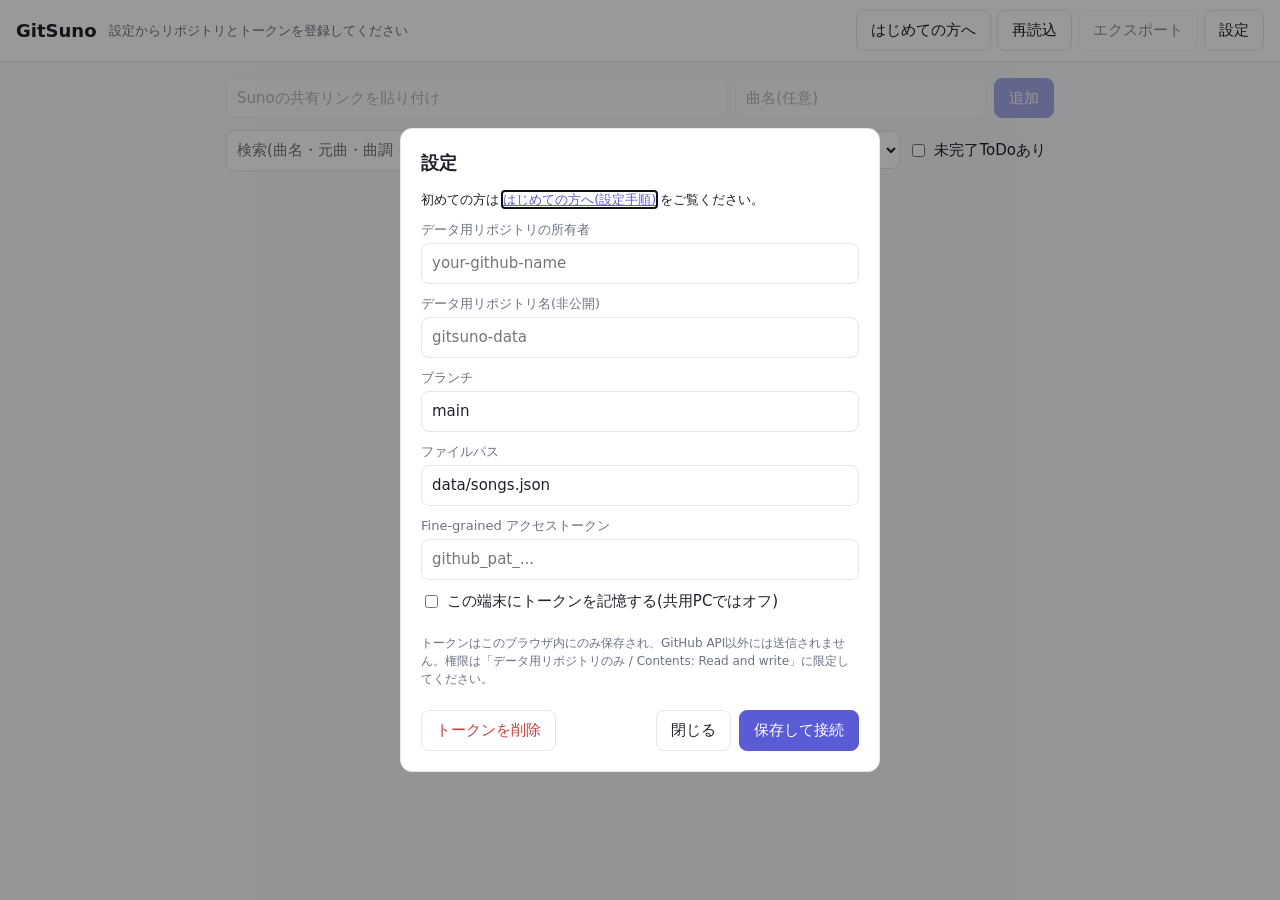
<file: index.html>
<!doctype html>
<html lang="ja">
<head>
<meta charset="utf-8">
<meta name="viewport" content="width=device-width,initial-scale=1">
<meta http-equiv="Content-Security-Policy" content="default-src 'none'; script-src 'self'; style-src 'self'; connect-src https://api.github.com; img-src 'self'; base-uri 'none'; form-action 'none'">
<meta name="referrer" content="no-referrer">
<meta name="robots" content="noindex,nofollow">
<title>GitSuno</title>
<link rel="stylesheet" href="style.css">
<script src="app.js" defer></script>
</head>
<body>
<header class="bar">
  <h1>GitSuno</h1>
  <span id="status" role="status"></span>
  <div class="actions">
    <a class="btn" href="guide.html">はじめての方へ</a>
    <button id="btn-reload" type="button">再読込</button>
    <button id="btn-export" type="button">エクスポート</button>
    <button id="btn-settings" type="button">設定</button>
  </div>
</header>

<main>
  <form id="add-form" class="add">
    <input id="add-url" type="url" placeholder="Sunoの共有リンクを貼り付け" required autocomplete="off">
    <input id="add-title" type="text" placeholder="曲名(任意)" autocomplete="off">
    <button type="submit">追加</button>
  </form>

  <section class="filters">
    <input id="f-q" type="search" placeholder="検索(曲名・元曲・曲調・メモ・ToDo)">
    <select id="f-status"><option value="">状態: すべて</option></select>
    <select id="f-pub">
      <option value="">公開: すべて</option>
      <option value="yes">公開済み</option>
      <option value="no">未公開</option>
    </select>
    <label class="check"><input id="f-todo" type="checkbox"> 未完了ToDoあり</label>
    <span id="count"></span>
  </section>

  <div id="list"></div>
</main>

<dialog id="settings">
  <form id="settings-form">
    <h2>設定</h2>
    <p class="settings-guide">初めての方は <a href="guide.html" target="_blank" rel="noopener noreferrer">はじめての方へ(設定手順)</a> をご覧ください。</p>
    <label class="field"><span>データ用リポジトリの所有者</span><input id="s-owner" type="text" required autocomplete="off" placeholder="your-github-name"></label>
    <label class="field"><span>データ用リポジトリ名(非公開)</span><input id="s-repo" type="text" required autocomplete="off" placeholder="gitsuno-data"></label>
    <label class="field"><span>ブランチ</span><input id="s-branch" type="text" required autocomplete="off" value="main"></label>
    <label class="field"><span>ファイルパス</span><input id="s-path" type="text" required autocomplete="off" value="data/songs.json"></label>
    <label class="field"><span>Fine-grained アクセストークン</span><input id="s-token" type="password" autocomplete="off" placeholder="github_pat_..."></label>
    <label class="check"><input id="s-remember" type="checkbox"> この端末にトークンを記憶する(共用PCではオフ)</label>
    <p class="hint">トークンはこのブラウザ内にのみ保存され、GitHub API以外には送信されません。権限は「データ用リポジトリのみ / Contents: Read and write」に限定してください。</p>
    <div class="row">
      <button id="btn-forget" type="button" class="danger">トークンを削除</button>
      <span class="spacer"></span>
      <button id="btn-cancel" type="button">閉じる</button>
      <button type="submit" class="primary">保存して接続</button>
    </div>
  </form>
</dialog>
</body>
</html>
</file>
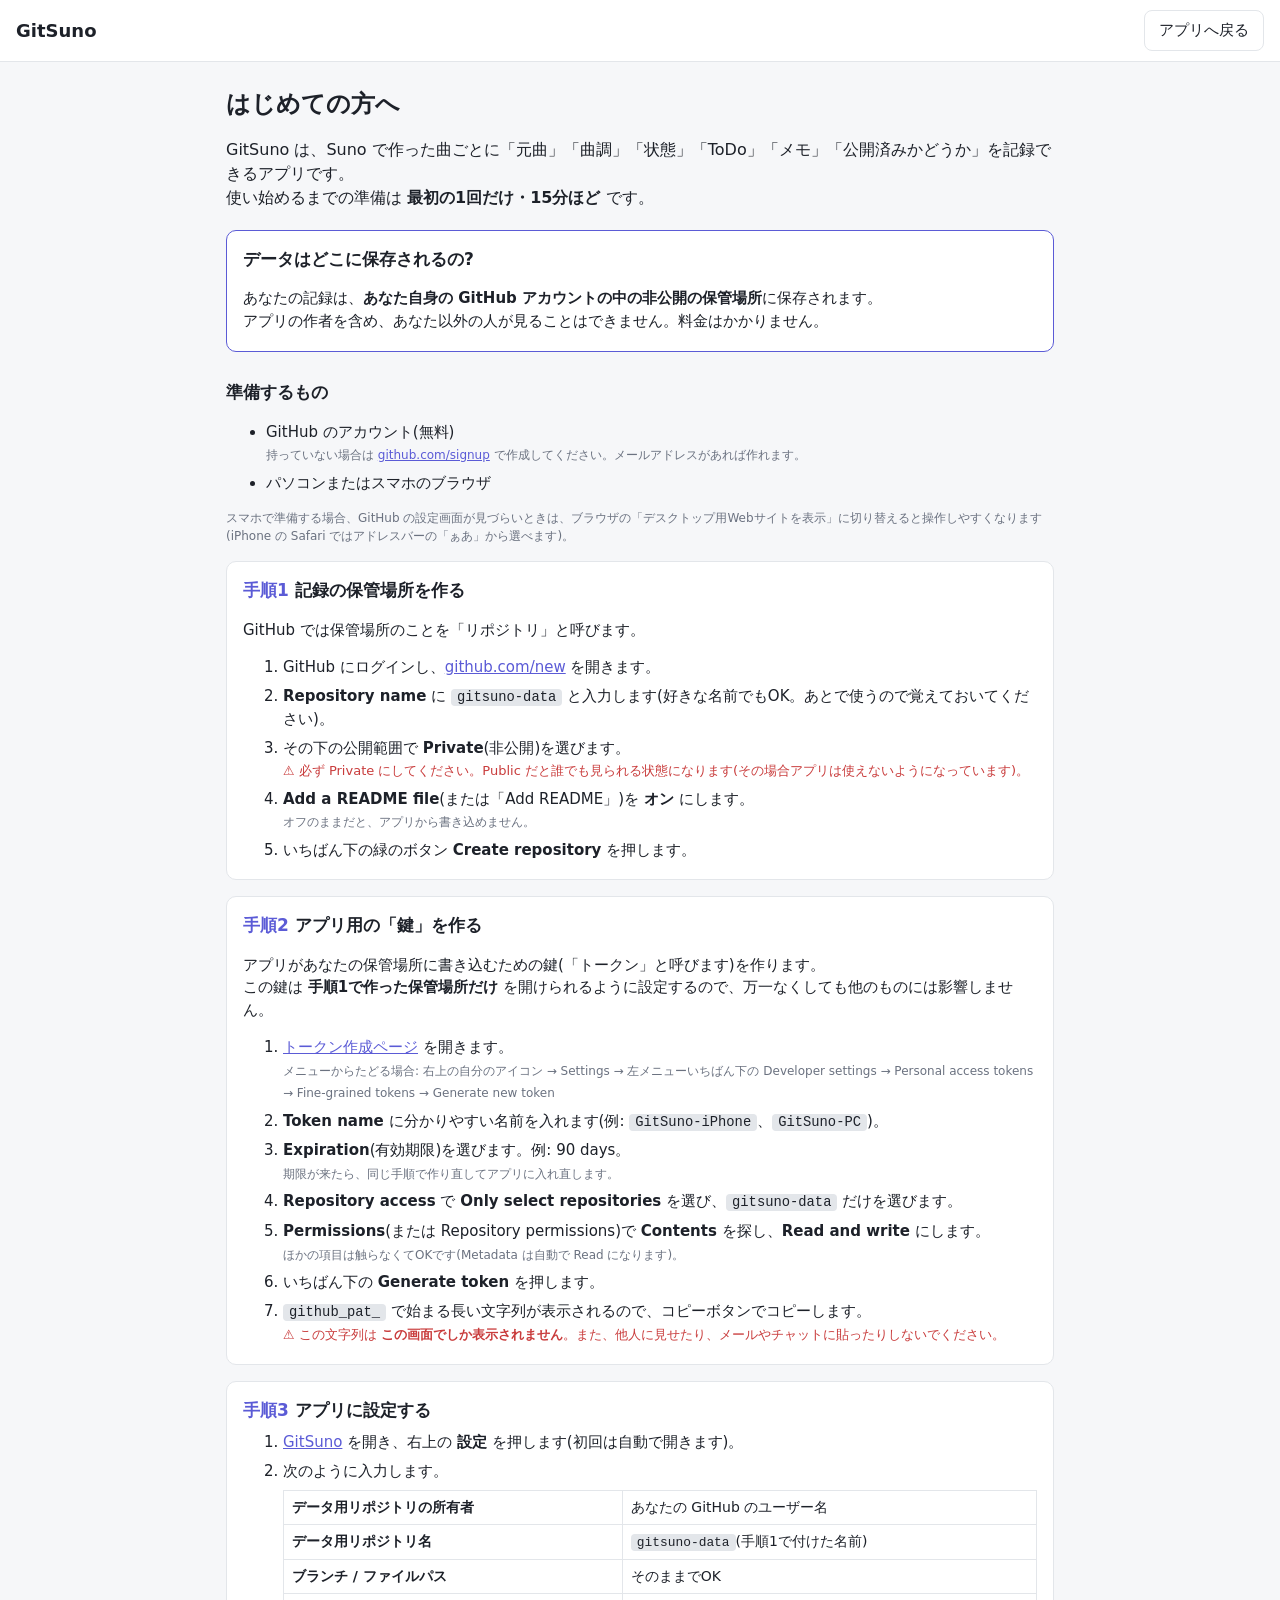
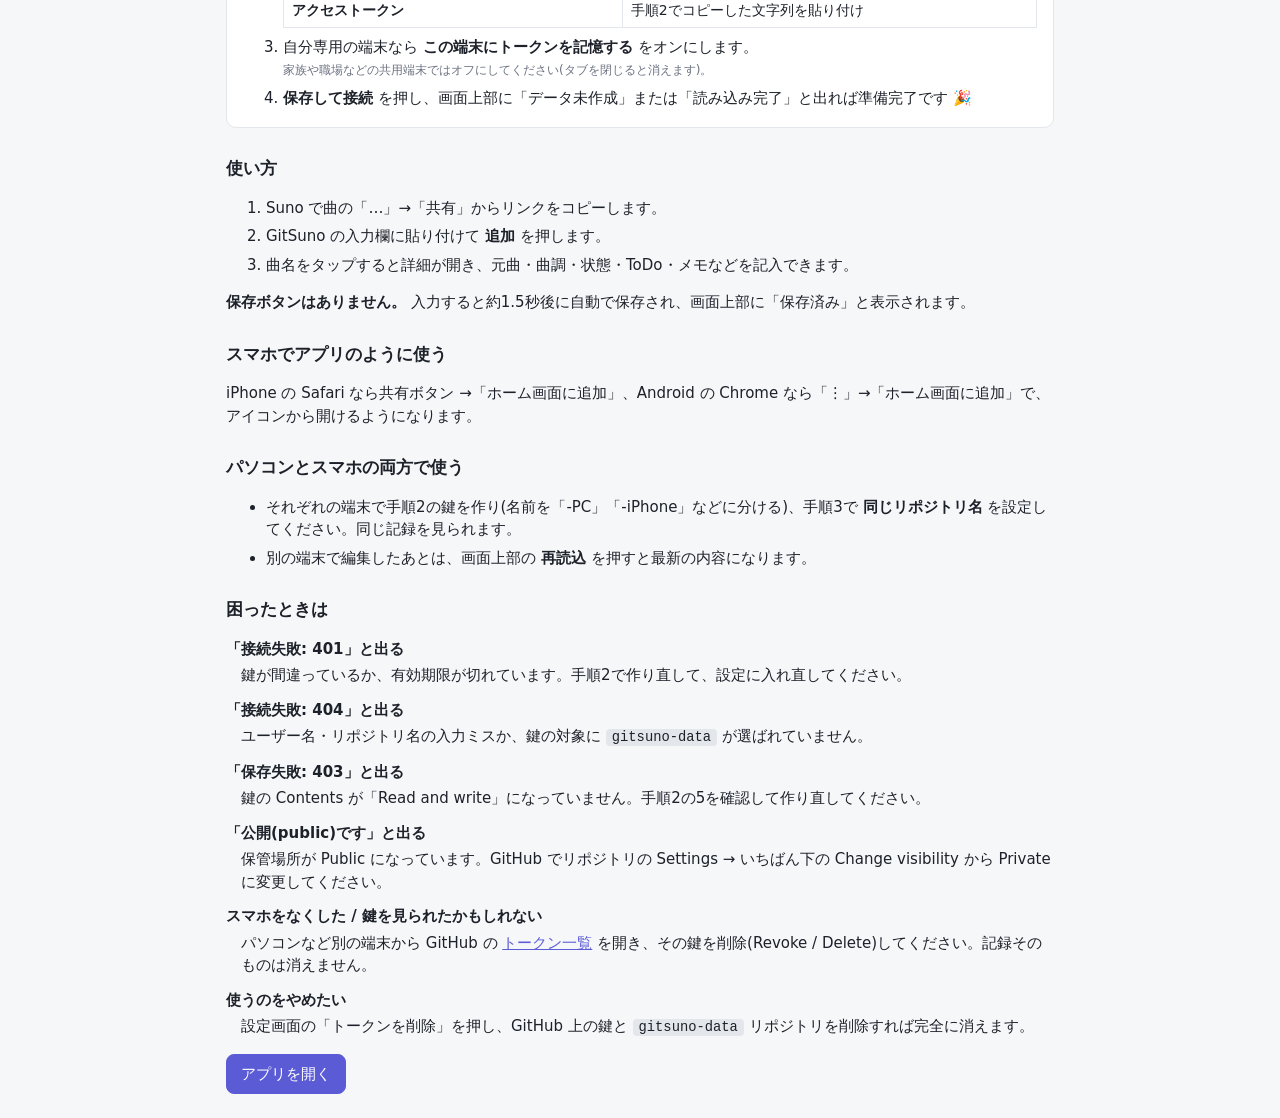
<file: guide.html>
<!doctype html>
<html lang="ja">
<head>
<meta charset="utf-8">
<meta name="viewport" content="width=device-width,initial-scale=1">
<meta http-equiv="Content-Security-Policy" content="default-src 'none'; style-src 'self'; img-src 'self'; base-uri 'none'; form-action 'none'">
<meta name="referrer" content="no-referrer">
<meta name="robots" content="noindex,nofollow">
<title>はじめての方へ - GitSuno</title>
<link rel="stylesheet" href="style.css">
</head>
<body>
<header class="bar">
  <h1>GitSuno</h1>
  <span class="spacer"></span>
  <div class="actions"><a class="btn" href="./">アプリへ戻る</a></div>
</header>

<main class="guide">
  <h2>はじめての方へ</h2>
  <p class="lead">GitSuno は、Suno で作った曲ごとに「元曲」「曲調」「状態」「ToDo」「メモ」「公開済みかどうか」を記録できるアプリです。<br>
  使い始めるまでの準備は <strong>最初の1回だけ・15分ほど</strong> です。</p>

  <section class="note">
    <h3>データはどこに保存されるの?</h3>
    <p>あなたの記録は、<strong>あなた自身の GitHub アカウントの中の非公開の保管場所</strong>に保存されます。<br>
    アプリの作者を含め、あなた以外の人が見ることはできません。料金はかかりません。</p>
  </section>

  <h3>準備するもの</h3>
  <ul>
    <li>GitHub のアカウント(無料)<br><span class="hint">持っていない場合は <a href="https://github.com/signup" target="_blank" rel="noopener noreferrer">github.com/signup</a> で作成してください。メールアドレスがあれば作れます。</span></li>
    <li>パソコンまたはスマホのブラウザ</li>
  </ul>
  <p class="hint">スマホで準備する場合、GitHub の設定画面が見づらいときは、ブラウザの「デスクトップ用Webサイトを表示」に切り替えると操作しやすくなります(iPhone の Safari ではアドレスバーの「ぁあ」から選べます)。</p>

  <ol class="steps">
    <li>
      <h3>記録の保管場所を作る</h3>
      <p>GitHub では保管場所のことを「リポジトリ」と呼びます。</p>
      <ol>
        <li>GitHub にログインし、<a href="https://github.com/new" target="_blank" rel="noopener noreferrer">github.com/new</a> を開きます。</li>
        <li><b>Repository name</b> に <code>gitsuno-data</code> と入力します(好きな名前でもOK。あとで使うので覚えておいてください)。</li>
        <li>その下の公開範囲で <b>Private</b>(非公開)を選びます。<br><span class="warn">⚠ 必ず Private にしてください。Public だと誰でも見られる状態になります(その場合アプリは使えないようになっています)。</span></li>
        <li><b>Add a README file</b>(または「Add README」)を <b>オン</b> にします。<br><span class="hint">オフのままだと、アプリから書き込めません。</span></li>
        <li>いちばん下の緑のボタン <b>Create repository</b> を押します。</li>
      </ol>
    </li>

    <li>
      <h3>アプリ用の「鍵」を作る</h3>
      <p>アプリがあなたの保管場所に書き込むための鍵(「トークン」と呼びます)を作ります。<br>
      この鍵は <strong>手順1で作った保管場所だけ</strong> を開けられるように設定するので、万一なくしても他のものには影響しません。</p>
      <ol>
        <li><a href="https://github.com/settings/personal-access-tokens/new" target="_blank" rel="noopener noreferrer">トークン作成ページ</a> を開きます。<br><span class="hint">メニューからたどる場合: 右上の自分のアイコン → Settings → 左メニューいちばん下の Developer settings → Personal access tokens → Fine-grained tokens → Generate new token</span></li>
        <li><b>Token name</b> に分かりやすい名前を入れます(例: <code>GitSuno-iPhone</code>、<code>GitSuno-PC</code>)。</li>
        <li><b>Expiration</b>(有効期限)を選びます。例: 90 days。<br><span class="hint">期限が来たら、同じ手順で作り直してアプリに入れ直します。</span></li>
        <li><b>Repository access</b> で <b>Only select repositories</b> を選び、<code>gitsuno-data</code> だけを選びます。</li>
        <li><b>Permissions</b>(または Repository permissions)で <b>Contents</b> を探し、<b>Read and write</b> にします。<br><span class="hint">ほかの項目は触らなくてOKです(Metadata は自動で Read になります)。</span></li>
        <li>いちばん下の <b>Generate token</b> を押します。</li>
        <li><code>github_pat_</code> で始まる長い文字列が表示されるので、コピーボタンでコピーします。<br><span class="warn">⚠ この文字列は <strong>この画面でしか表示されません</strong>。また、他人に見せたり、メールやチャットに貼ったりしないでください。</span></li>
      </ol>
    </li>

    <li>
      <h3>アプリに設定する</h3>
      <ol>
        <li><a href="./">GitSuno</a> を開き、右上の <b>設定</b> を押します(初回は自動で開きます)。</li>
        <li>次のように入力します。
          <table>
            <tr><th>データ用リポジトリの所有者</th><td>あなたの GitHub のユーザー名</td></tr>
            <tr><th>データ用リポジトリ名</th><td><code>gitsuno-data</code>(手順1で付けた名前)</td></tr>
            <tr><th>ブランチ / ファイルパス</th><td>そのままでOK</td></tr>
            <tr><th>アクセストークン</th><td>手順2でコピーした文字列を貼り付け</td></tr>
          </table>
        </li>
        <li>自分専用の端末なら <b>この端末にトークンを記憶する</b> をオンにします。<br><span class="hint">家族や職場などの共用端末ではオフにしてください(タブを閉じると消えます)。</span></li>
        <li><b>保存して接続</b> を押し、画面上部に「データ未作成」または「読み込み完了」と出れば準備完了です 🎉</li>
      </ol>
    </li>
  </ol>

  <h3>使い方</h3>
  <ol>
    <li>Suno で曲の「…」→「共有」からリンクをコピーします。</li>
    <li>GitSuno の入力欄に貼り付けて <b>追加</b> を押します。</li>
    <li>曲名をタップすると詳細が開き、元曲・曲調・状態・ToDo・メモなどを記入できます。</li>
  </ol>
  <p><strong>保存ボタンはありません。</strong> 入力すると約1.5秒後に自動で保存され、画面上部に「保存済み」と表示されます。</p>

  <h3>スマホでアプリのように使う</h3>
  <p>iPhone の Safari なら共有ボタン →「ホーム画面に追加」、Android の Chrome なら「⋮」→「ホーム画面に追加」で、アイコンから開けるようになります。</p>

  <h3>パソコンとスマホの両方で使う</h3>
  <ul>
    <li>それぞれの端末で手順2の鍵を作り(名前を「-PC」「-iPhone」などに分ける)、手順3で <strong>同じリポジトリ名</strong> を設定してください。同じ記録を見られます。</li>
    <li>別の端末で編集したあとは、画面上部の <b>再読込</b> を押すと最新の内容になります。</li>
  </ul>

  <h3>困ったときは</h3>
  <dl class="faq">
    <dt>「接続失敗: 401」と出る</dt>
    <dd>鍵が間違っているか、有効期限が切れています。手順2で作り直して、設定に入れ直してください。</dd>
    <dt>「接続失敗: 404」と出る</dt>
    <dd>ユーザー名・リポジトリ名の入力ミスか、鍵の対象に <code>gitsuno-data</code> が選ばれていません。</dd>
    <dt>「保存失敗: 403」と出る</dt>
    <dd>鍵の Contents が「Read and write」になっていません。手順2の5を確認して作り直してください。</dd>
    <dt>「公開(public)です」と出る</dt>
    <dd>保管場所が Public になっています。GitHub でリポジトリの Settings → いちばん下の Change visibility から Private に変更してください。</dd>
    <dt>スマホをなくした / 鍵を見られたかもしれない</dt>
    <dd>パソコンなど別の端末から GitHub の <a href="https://github.com/settings/personal-access-tokens" target="_blank" rel="noopener noreferrer">トークン一覧</a> を開き、その鍵を削除(Revoke / Delete)してください。記録そのものは消えません。</dd>
    <dt>使うのをやめたい</dt>
    <dd>設定画面の「トークンを削除」を押し、GitHub 上の鍵と <code>gitsuno-data</code> リポジトリを削除すれば完全に消えます。</dd>
  </dl>

  <p><a class="btn primary" href="./">アプリを開く</a></p>
</main>
</body>
</html>
</file>
<file: style.css>
:root {
  --bg: #f6f7f9; --panel: #fff; --text: #1d2129; --muted: #6b7280; --line: #e3e6ea;
  --accent: #5b5bd6; --danger: #c93c3c; --ok: #2f8f5b; --warn: #b7791f;
  color-scheme: light dark;
}
@media (prefers-color-scheme: dark) {
  :root { --bg: #15171c; --panel: #1e2128; --text: #e6e8ec; --muted: #9aa1ad; --line: #30343d;
    --accent: #8b8bf0; --danger: #ef6b6b; --ok: #5cc48a; --warn: #e0a84a; }
}
* { box-sizing: border-box; }
body { margin: 0; background: var(--bg); color: var(--text);
  font: 15px/1.5 system-ui, -apple-system, "Segoe UI", "Hiragino Sans", "Yu Gothic UI", sans-serif; }
input, select, textarea, button { font: inherit; color: inherit; }
input[type=text], input[type=url], input[type=search], input[type=password], input[type=date], select, textarea {
  width: 100%; padding: 8px 10px; border: 1px solid var(--line); border-radius: 8px; background: var(--panel); }
textarea { resize: vertical; }
button { padding: 8px 14px; border: 1px solid var(--line); border-radius: 8px; background: var(--panel); cursor: pointer; }
button:disabled, input:disabled { opacity: .5; cursor: not-allowed; }
button.primary, .add button { background: var(--accent); border-color: var(--accent); color: #fff; }
button.danger { color: var(--danger); }
a { color: var(--accent); }

.bar { position: sticky; top: 0; z-index: 1; display: flex; flex-wrap: wrap; align-items: center; gap: 8px 12px;
  padding: 10px 16px; background: var(--panel); border-bottom: 1px solid var(--line); }
.bar h1 { margin: 0; font-size: 18px; }
#status { flex: 1; min-width: 0; color: var(--muted); font-size: 13px; }
#status.error, .error { color: var(--danger); }
.actions { display: flex; flex-wrap: wrap; gap: 6px; }

main { max-width: 860px; margin: 0 auto; padding: 16px; }
.add { display: grid; grid-template-columns: 2fr 1fr auto; gap: 8px; margin-bottom: 12px; }
.filters { display: flex; flex-wrap: wrap; align-items: center; gap: 8px; margin-bottom: 12px; }
.filters input[type=search] { flex: 1 1 200px; width: auto; }
.filters select { width: auto; }
#count { color: var(--muted); font-size: 13px; margin-left: auto; }

.card { background: var(--panel); border: 1px solid var(--line); border-radius: 10px; margin-bottom: 8px; overflow: hidden; }
.card.open { border-color: var(--accent); }
.card-head { display: flex; flex-wrap: wrap; align-items: center; gap: 6px; width: 100%; padding: 12px 14px;
  border: 0; border-radius: 0; background: none; text-align: left; }
.title { flex: 1 1 200px; font-weight: 600; overflow-wrap: anywhere; }
.badge { font-size: 12px; padding: 2px 8px; border-radius: 99px; border: 1px solid var(--line); color: var(--muted); white-space: nowrap; }
.badge.st0 { color: var(--muted); }
.badge.st1 { color: var(--warn); border-color: var(--warn); }
.badge.st2 { color: var(--ok); border-color: var(--ok); }
.badge.pub { color: #fff; background: var(--accent); border-color: var(--accent); }
.badge.todo.open { color: var(--danger); border-color: var(--danger); }

.detail { display: grid; gap: 12px; padding: 4px 14px 14px; border-top: 1px solid var(--line); padding-top: 12px; }
.field { display: grid; gap: 4px; }
.field > span { font-size: 13px; color: var(--muted); }
.grid { display: grid; grid-template-columns: repeat(auto-fit, minmax(180px, 1fr)); gap: 12px; align-items: end; }
fieldset.mood { margin: 0; padding: 10px 12px 12px; border: 1px solid var(--line); border-radius: 8px; gap: 10px; }
fieldset.mood legend { padding: 0 4px; font-size: 13px; color: var(--muted); }
.genres { gap: 6px 14px; }
.genres input.genre-other { flex: 1 1 160px; width: auto; margin-left: -8px; }
.check { display: inline-flex; align-items: center; gap: 6px; }
.row { display: flex; flex-wrap: wrap; align-items: center; gap: 8px; }
.spacer { flex: 1; }
.hint { font-size: 12px; color: var(--muted); }
.empty { text-align: center; color: var(--muted); padding: 32px 0; }

.todos { list-style: none; margin: 0; padding: 0; display: grid; gap: 4px; }
.todos li { display: grid; grid-template-columns: auto 1fr auto; gap: 6px; align-items: center; }
.todos li.done input[type=text] { text-decoration: line-through; color: var(--muted); }
.todo-add { display: grid; grid-template-columns: 1fr auto; gap: 6px; }
button.icon { padding: 4px 10px; }

dialog { width: min(480px, calc(100vw - 32px)); border: 1px solid var(--line); border-radius: 12px; background: var(--panel); color: var(--text); padding: 20px; }
dialog::backdrop { background: rgb(0 0 0 / .4); }
dialog form { display: grid; gap: 10px; }
dialog h2 { margin: 0 0 4px; font-size: 18px; }

a.btn { display: inline-block; padding: 8px 14px; border: 1px solid var(--line); border-radius: 8px; background: var(--panel); color: inherit; text-decoration: none; }
a.btn.primary { background: var(--accent); border-color: var(--accent); color: #fff; }
.settings-guide { margin: 0; font-size: 13px; }

.guide h2 { margin: 8px 0 4px; font-size: 24px; }
.guide h3 { margin: 28px 0 8px; font-size: 17px; }
.guide .lead { font-size: 16px; }
.guide li { margin: 6px 0; }
.guide code { padding: 1px 6px; border-radius: 4px; background: var(--line); font-size: .92em; overflow-wrap: anywhere; }
.guide .note { margin: 20px 0; padding: 4px 16px; border: 1px solid var(--accent); border-radius: 10px; background: var(--panel); }
.guide .note h3 { margin-top: 12px; }
.guide .warn { display: inline-block; margin-top: 2px; font-size: 13px; color: var(--danger); }
.guide .steps { padding: 0; list-style: none; counter-reset: step; }
.guide .steps > li { counter-increment: step; margin: 16px 0; padding: 4px 16px 12px; border: 1px solid var(--line); border-radius: 10px; background: var(--panel); }
.guide .steps > li > h3::before { content: "手順" counter(step) " "; color: var(--accent); }
.guide .steps > li > h3 { margin-top: 12px; }
.guide table { width: 100%; margin: 8px 0; border-collapse: collapse; font-size: 14px; }
.guide th, .guide td { padding: 6px 8px; border: 1px solid var(--line); text-align: left; vertical-align: top; }
.guide th { width: 45%; font-weight: 600; }
.guide .faq dt { margin-top: 12px; font-weight: 600; }
.guide .faq dd { margin: 4px 0 0 1em; }

@media (max-width: 600px) {
  .add { grid-template-columns: 1fr; }
  .actions button, .actions a.btn { padding: 6px 10px; }
}
</file>
